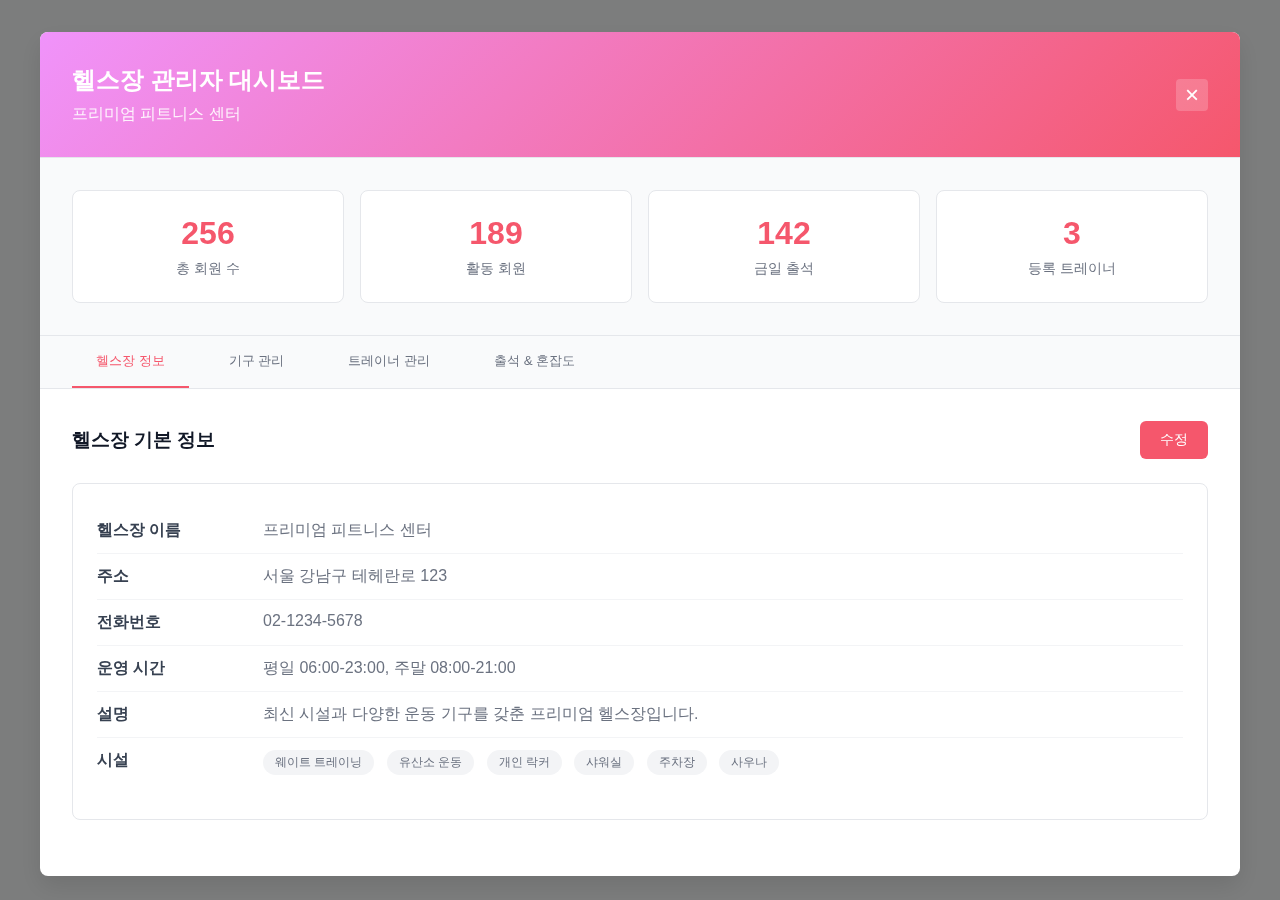
<file: AdminPage.html>
<!DOCTYPE html>
<html lang="ko">
<head>
  <meta charset="UTF-8">
  <meta name="viewport" content="width=device-width, initial-scale=1.0">
  <title>헬스장 관리자 대시보드</title>
  <style>
    * {
      margin: 0;
      padding: 0;
      box-sizing: border-box;
    }

    body {
      font-family: -apple-system, BlinkMacSystemFont, "Segoe UI", Roboto, "Helvetica Neue", Arial, sans-serif;
      background-color: #f9fafb;
      color: #111827;
    }

    .admin-overlay {
      position: fixed;
      top: 0;
      left: 0;
      right: 0;
      bottom: 0;
      background: rgba(0, 0, 0, 0.5);
      z-index: 100;
      overflow-y: auto;
      padding: 2rem 1rem;
    }

    .admin-container {
      max-width: 1200px;
      margin: 0 auto;
      background: white;
      border-radius: 0.5rem;
      box-shadow: 0 10px 25px rgba(0, 0, 0, 0.1);
    }

    .admin-header {
      padding: 2rem;
      border-bottom: 1px solid #e5e7eb;
      display: flex;
      justify-content: space-between;
      align-items: center;
      background: linear-gradient(135deg, #f093fb 0%, #f5576c 100%);
      color: white;
      border-radius: 0.5rem 0.5rem 0 0;
    }

    .admin-close {
      background: rgba(255, 255, 255, 0.2);
      border: none;
      font-size: 1.5rem;
      cursor: pointer;
      color: white;
      width: 2rem;
      height: 2rem;
      display: flex;
      align-items: center;
      justify-content: center;
      border-radius: 0.25rem;
    }

    .admin-close:hover {
      background: rgba(255, 255, 255, 0.3);
    }

    .admin-stats {
      display: grid;
      grid-template-columns: repeat(auto-fit, minmax(200px, 1fr));
      gap: 1rem;
      padding: 2rem;
      background: #f9fafb;
      border-bottom: 1px solid #e5e7eb;
    }

    .admin-stat-card {
      background: white;
      border: 1px solid #e5e7eb;
      border-radius: 0.5rem;
      padding: 1.5rem;
      text-align: center;
    }

    .admin-stat-number {
      font-size: 2rem;
      font-weight: 600;
      color: #f5576c;
      margin-bottom: 0.5rem;
    }

    .admin-stat-label {
      color: #6b7280;
      font-size: 0.875rem;
    }

    .tabs-container {
      border-bottom: 1px solid #e5e7eb;
      background: #f9fafb;
    }

    .tabs-list {
      display: flex;
      padding: 0 2rem;
      gap: 1rem;
      overflow-x: auto;
    }

    .tab-button {
      padding: 1rem 1.5rem;
      background: transparent;
      border: none;
      cursor: pointer;
      font-weight: 500;
      white-space: nowrap;
      border-bottom: 2px solid transparent;
      transition: all 0.2s;
    }

    .tab-button.active {
      border-bottom-color: #f5576c;
      color: #f5576c;
    }

    .tab-button:not(.active) {
      color: #6b7280;
    }

    .tab-content {
      padding: 2rem;
    }

    .info-section {
      background: white;
      border: 1px solid #e5e7eb;
      border-radius: 0.5rem;
      padding: 1.5rem;
      margin-bottom: 1.5rem;
    }

    .info-row {
      display: grid;
      grid-template-columns: 150px 1fr;
      gap: 1rem;
      padding: 0.75rem 0;
      border-bottom: 1px solid #f3f4f6;
    }

    .info-row:last-child {
      border-bottom: none;
    }

    .info-label {
      font-weight: 600;
      color: #374151;
    }

    .info-value {
      color: #6b7280;
    }

    .equipment-grid {
      display: grid;
      gap: 1rem;
    }

    .equipment-card {
      background: white;
      border: 1px solid #e5e7eb;
      border-radius: 0.5rem;
      padding: 1.5rem;
      display: flex;
      justify-content: space-between;
      align-items: center;
    }

    .status-indicator {
      padding: 0.375rem 0.875rem;
      border-radius: 9999px;
      font-size: 0.75rem;
      font-weight: 500;
    }

    .status-normal {
      background: #dcfce7;
      color: #166534;
    }

    .status-repair {
      background: #fee2e2;
      color: #991b1b;
    }

    .status-maintenance {
      background: #fef3c7;
      color: #92400e;
    }

    .trainer-grid {
      display: grid;
      grid-template-columns: repeat(auto-fill, minmax(300px, 1fr));
      gap: 1.5rem;
    }

    .trainer-card {
      background: white;
      border: 1px solid #e5e7eb;
      border-radius: 0.5rem;
      padding: 1.5rem;
    }

    .trainer-header {
      display: flex;
      align-items: center;
      gap: 1rem;
      margin-bottom: 1rem;
    }

    .trainer-avatar {
      width: 60px;
      height: 60px;
      border-radius: 50%;
      background: linear-gradient(135deg, #667eea 0%, #764ba2 100%);
      display: flex;
      align-items: center;
      justify-content: center;
      color: white;
      font-weight: 600;
      font-size: 1.25rem;
    }

    .chart-container {
      background: white;
      border: 1px solid #e5e7eb;
      border-radius: 0.5rem;
      padding: 1.5rem;
    }

    .chart-bars {
      display: flex;
      align-items: flex-end;
      gap: 0.25rem;
      height: 200px;
      margin-top: 1rem;
    }

    .chart-bar {
      flex: 1;
      border-radius: 0.25rem 0.25rem 0 0;
      position: relative;
      cursor: pointer;
      transition: opacity 0.2s;
    }

    .chart-bar:hover {
      opacity: 0.8;
    }

    .chart-label {
      font-size: 0.75rem;
      color: #6b7280;
      text-align: center;
      margin-top: 0.5rem;
    }

    .congestion-legend {
      display: flex;
      gap: 1.5rem;
      justify-content: center;
      margin-top: 1.5rem;
      padding-top: 1.5rem;
      border-top: 1px solid #e5e7eb;
    }

    .legend-item {
      display: flex;
      align-items: center;
      gap: 0.5rem;
      font-size: 0.875rem;
    }

    .legend-dot {
      width: 12px;
      height: 12px;
      border-radius: 50%;
    }

    .btn-primary {
      padding: 0.625rem 1.25rem;
      background: #f5576c;
      color: white;
      border: none;
      border-radius: 0.375rem;
      cursor: pointer;
      font-size: 0.875rem;
      font-weight: 500;
    }

    .btn-primary:hover {
      background: #e04455;
    }

    .btn-success {
      background: #10b981;
    }

    .btn-success:hover {
      background: #059669;
    }

    .btn-secondary {
      padding: 0.5rem 1rem;
      background: white;
      border: 1px solid #d1d5db;
      border-radius: 0.375rem;
      cursor: pointer;
      font-size: 0.75rem;
    }

    .btn-secondary:hover {
      background: #f9fafb;
    }

    .btn-danger {
      color: #ef4444;
    }

    .modal-overlay {
      position: fixed;
      top: 0;
      left: 0;
      right: 0;
      bottom: 0;
      background: rgba(0, 0, 0, 0.3);
      z-index: 109;
      display: none;
      align-items: center;
      justify-content: center;
    }

    .modal-overlay.active {
      display: flex;
    }

    .modal-content {
      background: white;
      border-radius: 0.5rem;
      padding: 2rem;
      max-width: 500px;
      width: 90%;
      box-shadow: 0 20px 60px rgba(0, 0, 0, 0.3);
    }

    .form-group {
      margin-bottom: 1rem;
    }

    .form-label {
      display: block;
      margin-bottom: 0.5rem;
      font-size: 0.875rem;
      font-weight: 500;
    }

    .form-input {
      width: 100%;
      padding: 0.625rem;
      border: 1px solid #d1d5db;
      border-radius: 0.375rem;
      font-size: 0.875rem;
    }

    .form-input:focus {
      outline: none;
      border-color: #f5576c;
      box-shadow: 0 0 0 2px rgba(245, 87, 108, 0.1);
    }

    .hidden {
      display: none !important;
    }

    .facility-tag {
      padding: 0.25rem 0.75rem;
      background: #f3f4f6;
      border-radius: 9999px;
      font-size: 0.75rem;
      display: inline-block;
      margin-right: 0.5rem;
      margin-bottom: 0.5rem;
    }

    @media (max-width: 768px) {
      .admin-overlay {
        padding: 0;
      }

      .admin-container {
        border-radius: 0;
        min-height: 100vh;
      }

      .admin-stats {
        grid-template-columns: repeat(2, 1fr);
      }

      .trainer-grid {
        grid-template-columns: 1fr;
      }

      .info-row {
        grid-template-columns: 1fr;
      }
    }
  </style>
</head>
<body>
  <div class="admin-overlay">
    <div class="admin-container">
      <div class="admin-header">
        <div>
          <h2>헬스장 관리자 대시보드</h2>
          <p style="margin-top: 0.5rem; opacity: 0.9;" id="gymNameDisplay">프리미엄 피트니스 센터</p>
        </div>
        <button class="admin-close" onclick="closeAdminPage()">×</button>
      </div>

      <div class="admin-stats">
        <div class="admin-stat-card">
          <div class="admin-stat-number">256</div>
          <div class="admin-stat-label">총 회원 수</div>
        </div>
        <div class="admin-stat-card">
          <div class="admin-stat-number">189</div>
          <div class="admin-stat-label">활동 회원</div>
        </div>
        <div class="admin-stat-card">
          <div class="admin-stat-number">142</div>
          <div class="admin-stat-label">금일 출석</div>
        </div>
        <div class="admin-stat-card">
          <div class="admin-stat-number" id="trainerCount">3</div>
          <div class="admin-stat-label">등록 트레이너</div>
        </div>
      </div>

      <div class="tabs-container">
        <div class="tabs-list">
          <button class="tab-button active" onclick="switchTab('gym')">헬스장 정보</button>
          <button class="tab-button" onclick="switchTab('equipment')">기구 관리</button>
          <button class="tab-button" onclick="switchTab('trainers')">트레이너 관리</button>
          <button class="tab-button" onclick="switchTab('attendance')">출석 & 혼잡도</button>
        </div>
      </div>

      <div class="tab-content">
        <!-- 헬스장 정보 탭 -->
        <div id="gymTab" class="tab-panel">
          <div style="display: flex; justify-content: space-between; align-items: center; margin-bottom: 1.5rem;">
            <h3>헬스장 기본 정보</h3>
            <button class="btn-primary" id="editBtn" onclick="toggleEdit()">수정</button>
          </div>

          <div class="info-section">
            <div id="gymInfoView">
              <div class="info-row">
                <div class="info-label">헬스장 이름</div>
                <div class="info-value" id="viewGymName">프리미엄 피트니스 센터</div>
              </div>
              <div class="info-row">
                <div class="info-label">주소</div>
                <div class="info-value" id="viewAddress">서울 강남구 테헤란로 123</div>
              </div>
              <div class="info-row">
                <div class="info-label">전화번호</div>
                <div class="info-value" id="viewPhone">02-1234-5678</div>
              </div>
              <div class="info-row">
                <div class="info-label">운영 시간</div>
                <div class="info-value" id="viewOpenHours">평일 06:00-23:00, 주말 08:00-21:00</div>
              </div>
              <div class="info-row">
                <div class="info-label">설명</div>
                <div class="info-value" id="viewDescription">최신 시설과 다양한 운동 기구를 갖춘 프리미엄 헬스장입니다.</div>
              </div>
              <div class="info-row">
                <div class="info-label">시설</div>
                <div class="info-value" id="viewFacilities">
                  <span class="facility-tag">웨이트 트레이닝</span>
                  <span class="facility-tag">유산소 운동</span>
                  <span class="facility-tag">개인 락커</span>
                  <span class="facility-tag">샤워실</span>
                  <span class="facility-tag">주차장</span>
                  <span class="facility-tag">사우나</span>
                </div>
              </div>
            </div>

            <form id="gymInfoEdit" class="hidden" onsubmit="saveGymInfo(event)">
              <div class="form-group">
                <label class="form-label">헬스장 이름</label>
                <input type="text" class="form-input" id="editGymName" value="프리미엄 피트니스 센터">
              </div>
              <div class="form-group">
                <label class="form-label">주소</label>
                <input type="text" class="form-input" id="editAddress" value="서울 강남구 테헤란로 123">
              </div>
              <div class="form-group">
                <label class="form-label">전화번호</label>
                <input type="tel" class="form-input" id="editPhone" value="02-1234-5678">
              </div>
              <div class="form-group">
                <label class="form-label">운영 시간</label>
                <input type="text" class="form-input" id="editOpenHours" value="평일 06:00-23:00, 주말 08:00-21:00">
              </div>
              <div class="form-group">
                <label class="form-label">설명</label>
                <textarea class="form-input" id="editDescription" rows="3">최신 시설과 다양한 운동 기구를 갖춘 프리미엄 헬스장입니다.</textarea>
              </div>
            </form>
          </div>
        </div>

        <!-- 기구 관리 탭 -->
        <div id="equipmentTab" class="tab-panel hidden">
          <div style="display: flex; justify-content: space-between; align-items: center; margin-bottom: 1.5rem;">
            <h3>운동 기구 관리</h3>
            <button class="btn-primary" onclick="showAddEquipmentModal()">+ 기구 추가</button>
          </div>

          <div class="equipment-grid" id="equipmentList"></div>
        </div>

        <!-- 트레이너 관리 탭 -->
        <div id="trainersTab" class="tab-panel hidden">
          <div style="display: flex; justify-content: space-between; align-items: center; margin-bottom: 1.5rem;">
            <h3>트레이너 관리</h3>
            <button class="btn-primary" onclick="showAddTrainerModal()">+ 트레이너 등록</button>
          </div>

          <div class="trainer-grid" id="trainerList"></div>
        </div>

        <!-- 출석 & 혼잡도 탭 -->
        <div id="attendanceTab" class="tab-panel hidden">
          <h3 style="margin-bottom: 1.5rem;">시간대별 출석 현황 & 혼잡도</h3>
          
          <div class="chart-container">
            <div style="margin-bottom: 1rem;">
              <h4>금일 (2025-10-27) 시간대별 방문자 수</h4>
              <p style="font-size: 0.875rem; color: #6b7280; margin-top: 0.5rem;">
                실시간 출석 데이터를 기반으로 한 혼잡도 분석
              </p>
            </div>

            <div class="chart-bars" id="attendanceChart"></div>

            <div class="congestion-legend">
              <div class="legend-item">
                <div class="legend-dot" style="background: #10b981;"></div>
                <span>여유 (50% 미만)</span>
              </div>
              <div class="legend-item">
                <div class="legend-dot" style="background: #f59e0b;"></div>
                <span>보통 (50-80%)</span>
              </div>
              <div class="legend-item">
                <div class="legend-dot" style="background: #ef4444;"></div>
                <span>혼잡 (80% 이상)</span>
              </div>
            </div>
          </div>

          <div style="margin-top: 2rem; display: grid; grid-template-columns: repeat(auto-fit, minmax(250px, 1fr)); gap: 1rem;">
            <div style="background: white; border: 1px solid #e5e7eb; border-radius: 0.5rem; padding: 1.5rem;">
              <h4 style="margin-bottom: 1rem;">피크 타임</h4>
              <div style="font-size: 1.5rem; font-weight: 600; color: #f5576c;">
                18:00 - 21:00
              </div>
              <p style="font-size: 0.875rem; color: #6b7280; margin-top: 0.5rem;">
                평균 85명 방문
              </p>
            </div>

            <div style="background: white; border: 1px solid #e5e7eb; border-radius: 0.5rem; padding: 1.5rem;">
              <h4 style="margin-bottom: 1rem;">추천 방문 시간</h4>
              <div style="font-size: 1.5rem; font-weight: 600; color: #10b981;">
                13:00 - 16:00
              </div>
              <p style="font-size: 0.875rem; color: #6b7280; margin-top: 0.5rem;">
                상대적으로 여유로운 시간대
              </p>
            </div>
          </div>
        </div>
      </div>
    </div>
  </div>

  <!-- 기구 추가 모달 -->
  <div id="addEquipmentModal" class="modal-overlay">
    <div class="modal-content">
      <h3 style="margin-bottom: 1.5rem;">운동 기구 추가</h3>
      <form onsubmit="addEquipment(event)">
        <div class="form-group">
          <label class="form-label">기구 이름</label>
          <input type="text" class="form-input" id="newEquipmentName" placeholder="예: 스미스 머신" required>
        </div>
        <div class="form-group">
          <label class="form-label">카테고리</label>
          <select class="form-input" id="newEquipmentCategory" required>
            <option value="">선택하세요</option>
            <option value="유산소">유산소</option>
            <option value="웨이트">웨이트</option>
            <option value="프리웨이트">프리웨이트</option>
          </select>
        </div>
        <div class="form-group">
          <label class="form-label">수량</label>
          <input type="number" class="form-input" id="newEquipmentQuantity" min="1" placeholder="수량" required>
        </div>
        <div style="display: flex; gap: 0.5rem; margin-top: 1.5rem;">
          <button type="submit" class="btn-primary" style="flex: 1;">추가</button>
          <button type="button" class="btn-secondary" style="flex: 1; padding: 0.625rem;" onclick="closeAddEquipmentModal()">취소</button>
        </div>
      </form>
    </div>
  </div>

  <!-- 트레이너 등록 모달 -->
  <div id="addTrainerModal" class="modal-overlay">
    <div class="modal-content">
      <h3 style="margin-bottom: 1.5rem;">트레이너 등록</h3>
      <form onsubmit="addTrainer(event)">
        <div class="form-group">
          <label class="form-label">이름</label>
          <input type="text" class="form-input" id="newTrainerName" placeholder="이름" required>
        </div>
        <div class="form-group">
          <label class="form-label">이메일</label>
          <input type="email" class="form-input" id="newTrainerEmail" placeholder="email@example.com" required>
        </div>
        <div class="form-group">
          <label class="form-label">전화번호</label>
          <input type="tel" class="form-input" id="newTrainerPhone" placeholder="010-1234-5678" required>
        </div>
        <div class="form-group">
          <label class="form-label">전문 분야</label>
          <input type="text" class="form-input" id="newTrainerSpecialty" placeholder="예: 근력 트레이닝" required>
        </div>
        <div style="display: flex; gap: 0.5rem; margin-top: 1.5rem;">
          <button type="submit" class="btn-primary" style="flex: 1;">등록</button>
          <button type="button" class="btn-secondary" style="flex: 1; padding: 0.625rem;" onclick="closeAddTrainerModal()">취소</button>
        </div>
      </form>
    </div>
  </div>

  <script>
    // Data
    const equipment = [
      { id: 1, name: "트레드밀", category: "유산소", quantity: 12, status: "정상", lastMaintenance: "2025-10-15" },
      { id: 2, name: "로잉 머신", category: "유산소", quantity: 6, status: "정상", lastMaintenance: "2025-10-10" },
      { id: 3, name: "레그 프레스", category: "웨이트", quantity: 4, status: "수리중", lastMaintenance: "2025-09-20" },
      { id: 4, name: "벤치 프레스", category: "웨이트", quantity: 8, status: "정상", lastMaintenance: "2025-10-01" },
      { id: 5, name: "덤벨 세트", category: "프리웨이트", quantity: 20, status: "점검필요", lastMaintenance: "2025-08-15" },
    ];

    const trainers = [
      { id: 1, name: "홍길동", email: "hong@gym.com", phone: "010-1111-2222", specialty: "근력 트레이닝", joinDate: "2024-01-15", rating: 4.8, members: 15 },
      { id: 2, name: "김영희", email: "kim@gym.com", phone: "010-3333-4444", specialty: "요가/필라테스", joinDate: "2024-03-20", rating: 4.9, members: 20 },
      { id: 3, name: "박민수", email: "park@gym.com", phone: "010-5555-6666", specialty: "다이어트", joinDate: "2024-06-10", rating: 4.7, members: 12 },
    ];

    let isEditing = false;

    // Initialize
    function init() {
      renderEquipment();
      renderTrainers();
      renderAttendanceChart();
    }

    // Tab switching
    function switchTab(tabName) {
      // Hide all tabs
      document.querySelectorAll('.tab-panel').forEach(panel => panel.classList.add('hidden'));
      document.querySelectorAll('.tab-button').forEach(btn => btn.classList.remove('active'));
      
      // Show selected tab
      document.getElementById(tabName + 'Tab').classList.remove('hidden');
      event.target.classList.add('active');
    }

    // Edit gym info
    function toggleEdit() {
      isEditing = !isEditing;
      const viewSection = document.getElementById('gymInfoView');
      const editSection = document.getElementById('gymInfoEdit');
      const editBtn = document.getElementById('editBtn');
      
      if (isEditing) {
        viewSection.classList.add('hidden');
        editSection.classList.remove('hidden');
        editBtn.textContent = '저장';
        editBtn.classList.remove('btn-primary');
        editBtn.classList.add('btn-primary', 'btn-success');
      } else {
        viewSection.classList.remove('hidden');
        editSection.classList.add('hidden');
        editBtn.textContent = '수정';
        editBtn.classList.remove('btn-success');
        editBtn.classList.add('btn-primary');
      }
    }

    function saveGymInfo(e) {
      e.preventDefault();
      
      // Update view
      document.getElementById('viewGymName').textContent = document.getElementById('editGymName').value;
      document.getElementById('viewAddress').textContent = document.getElementById('editAddress').value;
      document.getElementById('viewPhone').textContent = document.getElementById('editPhone').value;
      document.getElementById('viewOpenHours').textContent = document.getElementById('editOpenHours').value;
      document.getElementById('viewDescription').textContent = document.getElementById('editDescription').value;
      document.getElementById('gymNameDisplay').textContent = document.getElementById('editGymName').value;
      
      toggleEdit();
      alert('정보가 저장되었습니다.');
    }

    // Equipment management
    function renderEquipment() {
      const container = document.getElementById('equipmentList');
      container.innerHTML = equipment.map(item => `
        <div class="equipment-card">
          <div>
            <div style="font-weight: 600; margin-bottom: 0.5rem;">${item.name}</div>
            <div style="font-size: 0.875rem; color: #6b7280; margin-bottom: 0.5rem;">
              ${item.category} • 수량: ${item.quantity}개
            </div>
            <div style="font-size: 0.75rem; color: #9ca3af;">
              최근 정비: ${item.lastMaintenance}
            </div>
          </div>
          <div style="display: flex; align-items: center; gap: 1rem;">
            <span class="status-indicator ${
              item.status === '정상' ? 'status-normal' :
              item.status === '수리중' ? 'status-repair' : 'status-maintenance'
            }">
              ${item.status}
            </span>
            <button class="btn-secondary">수정</button>
          </div>
        </div>
      `).join('');
    }

    function showAddEquipmentModal() {
      document.getElementById('addEquipmentModal').classList.add('active');
    }

    function closeAddEquipmentModal() {
      document.getElementById('addEquipmentModal').classList.remove('active');
      document.getElementById('newEquipmentName').value = '';
      document.getElementById('newEquipmentCategory').value = '';
      document.getElementById('newEquipmentQuantity').value = '';
    }

    function addEquipment(e) {
      e.preventDefault();
      
      const newEquipment = {
        id: equipment.length + 1,
        name: document.getElementById('newEquipmentName').value,
        category: document.getElementById('newEquipmentCategory').value,
        quantity: parseInt(document.getElementById('newEquipmentQuantity').value),
        status: '정상',
        lastMaintenance: new Date().toISOString().split('T')[0]
      };
      
      equipment.push(newEquipment);
      renderEquipment();
      closeAddEquipmentModal();
      alert('기구가 추가되었습니다.');
    }

    // Trainer management
    function renderTrainers() {
      const container = document.getElementById('trainerList');
      container.innerHTML = trainers.map(trainer => `
        <div class="trainer-card">
          <div class="trainer-header">
            <div class="trainer-avatar">${trainer.name[0]}</div>
            <div>
              <div style="font-weight: 600; margin-bottom: 0.25rem;">${trainer.name}</div>
              <div style="font-size: 0.75rem; color: #6b7280;">${trainer.specialty}</div>
            </div>
          </div>
          
          <div style="font-size: 0.875rem; margin-bottom: 0.5rem;">
            <div style="margin-bottom: 0.25rem;">📧 ${trainer.email}</div>
            <div style="margin-bottom: 0.25rem;">📱 ${trainer.phone}</div>
            <div style="margin-bottom: 0.25rem;">📅 입사일: ${trainer.joinDate}</div>
          </div>

          <div style="display: flex; justify-content: space-between; align-items: center; margin-top: 1rem; padding-top: 1rem; border-top: 1px solid #e5e7eb;">
            <div>
              <div style="font-size: 0.75rem; color: #6b7280;">담당 회원</div>
              <div style="font-weight: 600; color: #f5576c;">${trainer.members}명</div>
            </div>
            <div>
              <div style="font-size: 0.75rem; color: #6b7280;">평점</div>
              <div style="font-weight: 600; color: #f5576c;">⭐ ${trainer.rating}</div>
            </div>
            <button class="btn-secondary btn-danger" onclick="deleteTrainer(${trainer.id})">
              삭제
            </button>
          </div>
        </div>
      `).join('');
      
      document.getElementById('trainerCount').textContent = trainers.length;
    }

    function showAddTrainerModal() {
      document.getElementById('addTrainerModal').classList.add('active');
    }

    function closeAddTrainerModal() {
      document.getElementById('addTrainerModal').classList.remove('active');
      document.getElementById('newTrainerName').value = '';
      document.getElementById('newTrainerEmail').value = '';
      document.getElementById('newTrainerPhone').value = '';
      document.getElementById('newTrainerSpecialty').value = '';
    }

    function addTrainer(e) {
      e.preventDefault();
      
      const newTrainer = {
        id: trainers.length + 1,
        name: document.getElementById('newTrainerName').value,
        email: document.getElementById('newTrainerEmail').value,
        phone: document.getElementById('newTrainerPhone').value,
        specialty: document.getElementById('newTrainerSpecialty').value,
        joinDate: new Date().toISOString().split('T')[0],
        rating: 0,
        members: 0
      };
      
      trainers.push(newTrainer);
      renderTrainers();
      closeAddTrainerModal();
      alert('트레이너가 등록되었습니다.');
    }

    function deleteTrainer(id) {
      if (confirm('트레이너를 삭제하시겠습니까?')) {
        const index = trainers.findIndex(t => t.id === id);
        if (index > -1) {
          trainers.splice(index, 1);
          renderTrainers();
        }
      }
    }

    // Attendance chart
    function generateAttendanceData() {
      const hours = [6, 7, 8, 9, 10, 11, 12, 13, 14, 15, 16, 17, 18, 19, 20, 21, 22];
      const data = [];
      
      hours.forEach(hour => {
        let count;
        if (hour >= 6 && hour <= 9) count = Math.floor(Math.random() * 30) + 40;
        else if (hour >= 17 && hour <= 21) count = Math.floor(Math.random() * 40) + 60;
        else count = Math.floor(Math.random() * 20) + 20;
        
        data.push({ hour, count });
      });
      
      return data;
    }

    function getCongestionLevel(count, maxCount) {
      const percentage = (count / maxCount) * 100;
      if (percentage >= 80) return { level: '혼잡', color: '#ef4444' };
      if (percentage >= 50) return { level: '보통', color: '#f59e0b' };
      return { level: '여유', color: '#10b981' };
    }

    function renderAttendanceChart() {
      const data = generateAttendanceData();
      const maxCount = Math.max(...data.map(d => d.count));
      const container = document.getElementById('attendanceChart');
      
      container.innerHTML = data.map(item => {
        const height = (item.count / maxCount) * 100;
        const congestion = getCongestionLevel(item.count, maxCount);
        
        return `
          <div style="flex: 1; display: flex; flex-direction: column; align-items: center;">
            <div class="chart-bar" 
                 style="height: ${height}%; background: linear-gradient(to top, ${congestion.color}, ${congestion.color}dd);"
                 title="${item.hour}시: ${item.count}명 (${congestion.level})">
            </div>
            <div class="chart-label">${item.hour}시</div>
          </div>
        `;
      }).join('');
    }

    // Close admin page
    function closeAdminPage() {
      if (confirm('관리자 페이지를 닫으시겠습니까?')) {
        window.close();
      }
    }

    // Initialize on load
    init();
  </script>
</body>
</html>
</file>
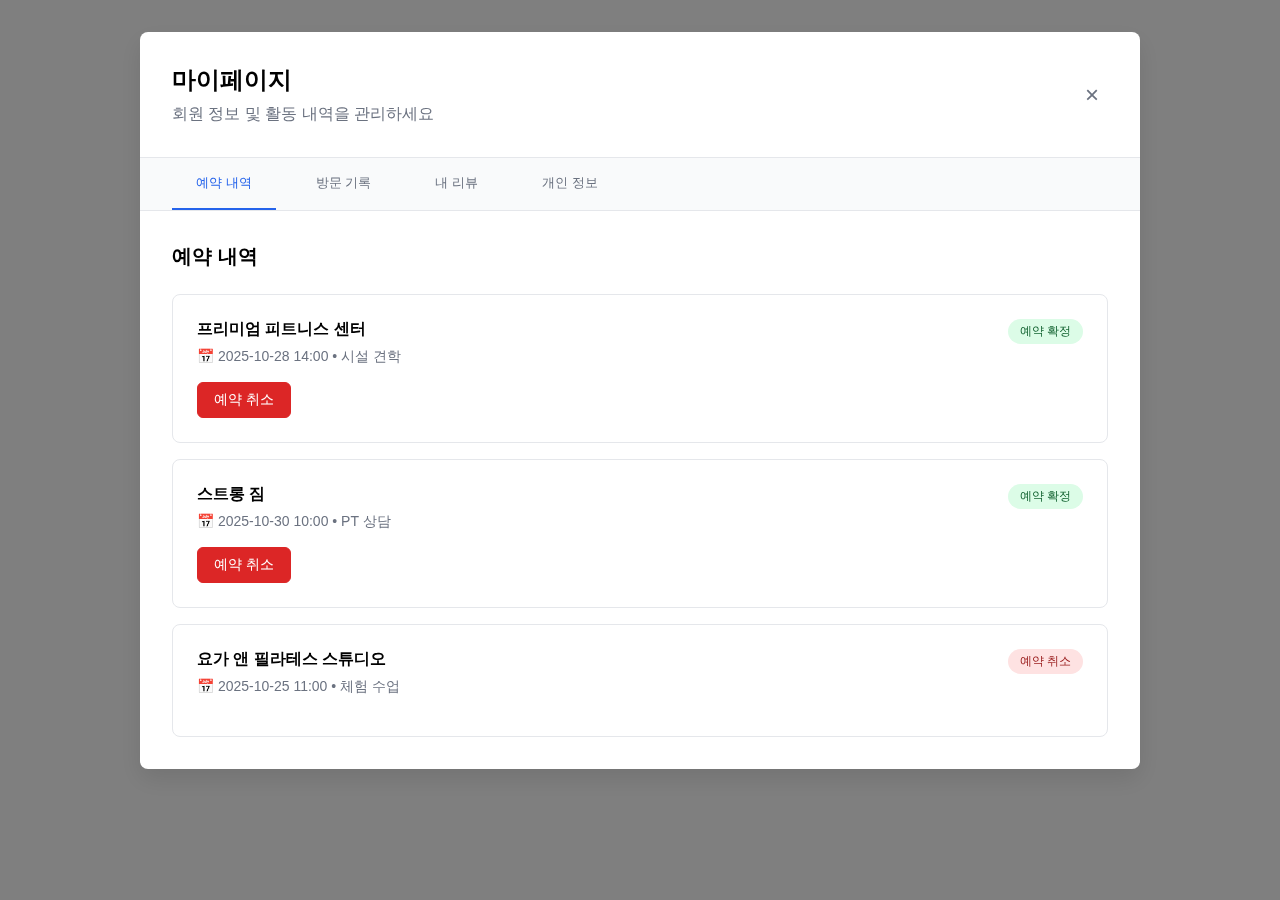
<file: Mypage.html>
<!DOCTYPE html>
<html lang="ko">
<head>
    <meta charset="UTF-8">
    <meta name="viewport" content="width=device-width, initial-scale=1.0">
    <title>마이페이지</title>
    <style>
        * {
            margin: 0;
            padding: 0;
            box-sizing: border-box;
        }

        body {
            font-family: -apple-system, BlinkMacSystemFont, 'Segoe UI', Roboto, 'Helvetica Neue', Arial, sans-serif;
        }

        .mypage-overlay {
            position: fixed;
            top: 0;
            left: 0;
            right: 0;
            bottom: 0;
            background: rgba(0, 0, 0, 0.5);
            z-index: 100;
            overflow-y: auto;
            padding: 2rem 1rem;
        }

        .mypage-container {
            max-width: 1000px;
            margin: 0 auto;
            background: white;
            border-radius: 0.5rem;
            box-shadow: 0 10px 25px rgba(0, 0, 0, 0.1);
        }

        .mypage-header {
            padding: 2rem;
            border-bottom: 1px solid #e5e7eb;
            display: flex;
            justify-content: space-between;
            align-items: center;
        }

        .mypage-header h2 {
            font-size: 1.5rem;
            margin-bottom: 0.5rem;
        }

        .mypage-header p {
            color: #6b7280;
            margin-top: 0.5rem;
        }

        .mypage-close {
            background: transparent;
            border: none;
            font-size: 1.5rem;
            cursor: pointer;
            color: #6b7280;
            width: 2rem;
            height: 2rem;
            display: flex;
            align-items: center;
            justify-content: center;
            border-radius: 0.25rem;
        }

        .mypage-close:hover {
            background: #f3f4f6;
        }

        .tabs-container {
            border-bottom: 1px solid #e5e7eb;
            background: #f9fafb;
        }

        .tabs-list {
            display: flex;
            padding: 0 2rem;
            gap: 1rem;
            overflow-x: auto;
        }

        .tab-button {
            padding: 1rem 1.5rem;
            background: transparent;
            border: none;
            border-bottom: 2px solid transparent;
            cursor: pointer;
            font-weight: 500;
            color: #6b7280;
            white-space: nowrap;
            transition: all 0.2s;
        }

        .tab-button:hover {
            color: #2563eb;
        }

        .tab-button.active {
            color: #2563eb;
            border-bottom-color: #2563eb;
        }

        .tab-content {
            padding: 2rem;
        }

        .tab-pane {
            display: none;
        }

        .tab-pane.active {
            display: block;
        }

        .stats-grid {
            display: grid;
            grid-template-columns: repeat(auto-fit, minmax(200px, 1fr));
            gap: 1.5rem;
            margin-bottom: 2rem;
        }

        .stat-card {
            background: #f9fafb;
            border: 1px solid #e5e7eb;
            border-radius: 0.5rem;
            padding: 1.5rem;
            text-align: center;
        }

        .stat-value {
            font-size: 2rem;
            font-weight: 600;
            color: #2563eb;
            margin-bottom: 0.5rem;
        }

        .stat-label {
            color: #6b7280;
            font-size: 0.875rem;
        }

        .list-container {
            display: flex;
            flex-direction: column;
            gap: 1rem;
        }

        .list-item {
            background: white;
            border: 1px solid #e5e7eb;
            border-radius: 0.5rem;
            padding: 1.5rem;
        }

        .list-item-header {
            display: flex;
            justify-content: space-between;
            align-items: flex-start;
            margin-bottom: 1rem;
        }

        .list-item-title {
            font-weight: 600;
            margin-bottom: 0.5rem;
        }

        .list-item-meta {
            font-size: 0.875rem;
            color: #6b7280;
        }

        .status-badge {
            padding: 0.25rem 0.75rem;
            border-radius: 9999px;
            font-size: 0.75rem;
            font-weight: 500;
        }

        .status-confirmed {
            background: #dcfce7;
            color: #166534;
        }

        .status-cancelled {
            background: #fee2e2;
            color: #991b1b;
        }

        .action-buttons-inline {
            display: flex;
            gap: 0.5rem;
            margin-top: 1rem;
        }

        .btn {
            padding: 0.5rem 1rem;
            border-radius: 0.375rem;
            font-size: 0.875rem;
            cursor: pointer;
            border: 1px solid #d1d5db;
            background: white;
            color: #374151;
            transition: all 0.2s;
        }

        .btn:hover {
            background: #f9fafb;
        }

        .btn-primary {
            background: #2563eb;
            color: white;
            border-color: #2563eb;
        }

        .btn-primary:hover {
            background: #1d4ed8;
        }

        .btn-danger {
            background: #dc2626;
            color: white;
            border-color: #dc2626;
        }

        .btn-danger:hover {
            background: #b91c1c;
        }

        .rating-stars {
            display: flex;
            gap: 0.25rem;
            margin-bottom: 0.5rem;
        }

        .star {
            width: 1.25rem;
            height: 1.25rem;
            cursor: pointer;
        }

        .star-filled {
            fill: #fbbf24;
            color: #fbbf24;
        }

        .star-empty {
            fill: none;
            stroke: #d1d5db;
        }

        .review-content {
            color: #374151;
            line-height: 1.6;
            margin-bottom: 1rem;
        }

        .form-group-inline {
            margin-bottom: 1.5rem;
        }

        .form-label-inline {
            display: block;
            font-size: 0.875rem;
            font-weight: 500;
            margin-bottom: 0.5rem;
            color: #374151;
        }

        .form-input-inline {
            width: 100%;
            padding: 0.625rem 0.875rem;
            border: 1px solid #d1d5db;
            border-radius: 0.375rem;
            font-size: 0.875rem;
            outline: none;
        }

        .form-input-inline:focus {
            border-color: #2563eb;
            box-shadow: 0 0 0 2px #dbeafe;
        }

        .textarea-inline {
            min-height: 100px;
            resize: vertical;
        }

        .empty-state-inline {
            text-align: center;
            padding: 3rem 1rem;
            color: #6b7280;
        }

        .empty-icon-inline {
            width: 3rem;
            height: 3rem;
            margin: 0 auto 1rem;
            color: #d1d5db;
        }

        .profile-avatar {
            width: 4rem;
            height: 4rem;
            border-radius: 50%;
            background: #e5e7eb;
            display: flex;
            align-items: center;
            justify-content: center;
        }

        .profile-section {
            border-top: 1px solid #e5e7eb;
            padding-top: 1.5rem;
            margin-top: 1.5rem;
        }

        h3 {
            margin-bottom: 1.5rem;
            font-size: 1.25rem;
        }

        h4 {
            margin-bottom: 1rem;
            font-size: 1rem;
        }

        .edit-form {
            display: none;
        }

        .edit-form.active {
            display: block;
        }

        .review-display.hidden {
            display: none;
        }

        @media (max-width: 768px) {
            .mypage-overlay {
                padding: 0;
            }

            .mypage-container {
                border-radius: 0;
                min-height: 100vh;
            }

            .tabs-list {
                padding: 0 1rem;
            }

            .tab-content {
                padding: 1rem;
            }
        }
    </style>
</head>
<body>
    <div class="mypage-overlay" id="mypageOverlay">
        <div class="mypage-container" onclick="event.stopPropagation()">
            <div class="mypage-header">
                <div>
                    <h2>마이페이지</h2>
                    <p>회원 정보 및 활동 내역을 관리하세요</p>
                </div>
                <button class="mypage-close" onclick="closeMyPage()">×</button>
            </div>

            <div class="tabs-container">
                <div class="tabs-list">
                    <button class="tab-button active" onclick="switchTab('reservations')">예약 내역</button>
                    <button class="tab-button" onclick="switchTab('visits')">방문 기록</button>
                    <button class="tab-button" onclick="switchTab('reviews')">내 리뷰</button>
                    <button class="tab-button" onclick="switchTab('profile')">개인 정보</button>
                </div>
            </div>

            <div class="tab-content">
                <!-- 예약 내역 탭 -->
                <div id="reservations" class="tab-pane active">
                    <h3>예약 내역</h3>
                    <div class="list-container" id="reservationsList"></div>
                </div>

                <!-- 방문 기록 탭 -->
                <div id="visits" class="tab-pane">
                    <div class="stats-grid">
                        <div class="stat-card">
                            <div class="stat-value" id="totalVisits">5</div>
                            <div class="stat-label">총 방문 횟수</div>
                        </div>
                        <div class="stat-card">
                            <div class="stat-value" id="thisMonthVisits">5</div>
                            <div class="stat-label">이번 달 방문</div>
                        </div>
                        <div class="stat-card">
                            <div class="stat-value" id="totalHours">8</div>
                            <div class="stat-label">총 운동 시간 (시간)</div>
                        </div>
                    </div>

                    <h3>방문 내역</h3>
                    <div class="list-container" id="visitsList"></div>
                </div>

                <!-- 내 리뷰 탭 -->
                <div id="reviews" class="tab-pane">
                    <h3>내 리뷰 (<span id="reviewCount">2</span>)</h3>
                    <div class="list-container" id="reviewsList"></div>
                </div>

                <!-- 개인 정보 탭 -->
                <div id="profile" class="tab-pane">
                    <h3>개인 정보 수정</h3>
                    <form onsubmit="handleProfileSubmit(event)">
                        <div class="form-group-inline">
                            <label class="form-label-inline">프로필 사진</label>
                            <div style="display: flex; align-items: center; gap: 1rem;">
                                <div class="profile-avatar">
                                    <svg width="32" height="32" fill="none" stroke="#9ca3af" viewBox="0 0 24 24">
                                        <path stroke-linecap="round" stroke-linejoin="round" stroke-width="2" d="M16 7a4 4 0 11-8 0 4 4 0 018 0zM12 14a7 7 0 00-7 7h14a7 7 0 00-7-7z" />
                                    </svg>
                                </div>
                                <button type="button" class="btn">사진 변경</button>
                            </div>
                        </div>

                        <div class="form-group-inline">
                            <label class="form-label-inline">이름</label>
                            <input type="text" class="form-input-inline" value="홍길동">
                        </div>

                        <div class="form-group-inline">
                            <label class="form-label-inline">이메일</label>
                            <input type="email" class="form-input-inline" value="hong@example.com">
                        </div>

                        <div class="form-group-inline">
                            <label class="form-label-inline">전화번호</label>
                            <input type="tel" class="form-input-inline" value="010-1234-5678">
                        </div>

                        <div class="form-group-inline">
                            <label class="form-label-inline">생년월일</label>
                            <input type="date" class="form-input-inline" value="1990-01-01">
                        </div>

                        <div class="form-group-inline">
                            <label class="form-label-inline">성별</label>
                            <select class="form-input-inline">
                                <option value="male" selected>남성</option>
                                <option value="female">여성</option>
                                <option value="other">기타</option>
                            </select>
                        </div>

                        <div class="profile-section">
                            <h4>비밀번호 변경</h4>
                            
                            <div class="form-group-inline">
                                <label class="form-label-inline">현재 비밀번호</label>
                                <input type="password" class="form-input-inline" placeholder="현재 비밀번호를 입력하세요">
                            </div>

                            <div class="form-group-inline">
                                <label class="form-label-inline">새 비밀번호</label>
                                <input type="password" class="form-input-inline" placeholder="새 비밀번호를 입력하세요">
                            </div>

                            <div class="form-group-inline">
                                <label class="form-label-inline">새 비밀번호 확인</label>
                                <input type="password" class="form-input-inline" placeholder="새 비밀번호를 다시 입력하세요">
                            </div>
                        </div>

                        <div class="action-buttons-inline" style="margin-top: 2rem;">
                            <button type="submit" class="btn btn-primary">저장하기</button>
                            <button type="button" class="btn" onclick="closeMyPage()">취소</button>
                        </div>
                    </form>
                </div>
            </div>
        </div>
    </div>

    <script>
        const reservations = [
            { id: 1, gymName: "프리미엄 피트니스 센터", date: "2025-10-28", time: "14:00", type: "시설 견학", status: "confirmed" },
            { id: 2, gymName: "스트롱 짐", date: "2025-10-30", time: "10:00", type: "PT 상담", status: "confirmed" },
            { id: 3, gymName: "요가 앤 필라테스 스튜디오", date: "2025-10-25", time: "11:00", type: "체험 수업", status: "cancelled" }
        ];

        const visits = [
            { id: 1, gymName: "프리미엄 피트니스 센터", date: "2025-10-26", duration: "1시간 30분" },
            { id: 2, gymName: "프리미엄 피트니스 센터", date: "2025-10-24", duration: "2시간" },
            { id: 3, gymName: "스트롱 짐", date: "2025-10-23", duration: "1시간 45분" },
            { id: 4, gymName: "프리미엄 피트니스 센터", date: "2025-10-21", duration: "1시간 20분" },
            { id: 5, gymName: "프리미엄 피트니스 센터", date: "2025-10-19", duration: "2시간 10분" }
        ];

        let reviews = [
            { id: 1, gymName: "프리미엄 피트니스 센터", rating: 5, content: "시설이 매우 깨끗하고 직원분들이 친절합니다. 최신 운동 기구들이 잘 갖춰져 있어서 만족스럽습니다.", date: "2025-10-25" },
            { id: 2, gymName: "스트롱 짐", rating: 4, content: "웨이트 트레이닝 하기 좋은 환경입니다. 프리웨이트 존이 넓어서 좋아요.", date: "2025-10-20" }
        ];

        function switchTab(tabName) {
            document.querySelectorAll('.tab-button').forEach(btn => btn.classList.remove('active'));
            document.querySelectorAll('.tab-pane').forEach(pane => pane.classList.remove('active'));
            
            event.target.classList.add('active');
            document.getElementById(tabName).classList.add('active');
        }

        function closeMyPage() {
            document.getElementById('mypageOverlay').style.display = 'none';
        }

        function cancelReservation(id) {
            if (confirm('예약을 취소하시겠습니까?')) {
                const index = reservations.findIndex(r => r.id === id);
                if (index !== -1) {
                    reservations[index].status = 'cancelled';
                    renderReservations();
                }
            }
        }

        function deleteReview(id) {
            if (confirm('리뷰를 삭제하시겠습니까?')) {
                const index = reviews.findIndex(r => r.id === id);
                if (index !== -1) {
                    reviews.splice(index, 1);
                    renderReviews();
                }
            }
        }

        function editReview(id) {
            document.getElementById(`review-display-${id}`).classList.add('hidden');
            document.getElementById(`review-edit-${id}`).classList.add('active');
        }

        function cancelEdit(id) {
            document.getElementById(`review-display-${id}`).classList.remove('hidden');
            document.getElementById(`review-edit-${id}`).classList.remove('active');
        }

        function saveReview(id) {
            const content = document.getElementById(`edit-content-${id}`).value;
            const rating = parseInt(document.getElementById(`edit-rating-${id}`).value);
            
            const index = reviews.findIndex(r => r.id === id);
            if (index !== -1) {
                reviews[index].content = content;
                reviews[index].rating = rating;
                renderReviews();
            }
        }

        function setRating(id, rating) {
            document.getElementById(`edit-rating-${id}`).value = rating;
            const stars = document.querySelectorAll(`#review-edit-${id} .star`);
            stars.forEach((star, index) => {
                if (index < rating) {
                    star.classList.add('star-filled');
                    star.classList.remove('star-empty');
                } else {
                    star.classList.remove('star-filled');
                    star.classList.add('star-empty');
                }
            });
        }

        function renderStars(rating, reviewId, editable) {
            let html = '';
            for (let i = 1; i <= 5; i++) {
                const filled = i <= rating ? 'star-filled' : 'star-empty';
                const onClick = editable ? `onclick="setRating(${reviewId}, ${i})"` : '';
                const cursor = editable ? 'cursor: pointer;' : 'cursor: default;';
                html += `
                    <svg class="star ${filled}" viewBox="0 0 20 20" ${onClick} style="${cursor}">
                        <path d="M9.049 2.927c.3-.921 1.603-.921 1.902 0l1.07 3.292a1 1 0 00.95.69h3.462c.969 0 1.371 1.24.588 1.81l-2.8 2.034a1 1 0 00-.364 1.118l1.07 3.292c.3.921-.755 1.688-1.54 1.118l-2.8-2.034a1 1 0 00-1.175 0l-2.8 2.034c-.784.57-1.838-.197-1.539-1.118l1.07-3.292a1 1 0 00-.364-1.118L2.98 8.72c-.783-.57-.38-1.81.588-1.81h3.461a1 1 0 00.951-.69l1.07-3.292z" />
                    </svg>
                `;
            }
            return html;
        }

        function renderReservations() {
            const container = document.getElementById('reservationsList');
            container.innerHTML = reservations.map(reservation => `
                <div class="list-item">
                    <div class="list-item-header">
                        <div>
                            <div class="list-item-title">${reservation.gymName}</div>
                            <div class="list-item-meta">📅 ${reservation.date} ${reservation.time} • ${reservation.type}</div>
                        </div>
                        <span class="status-badge ${reservation.status === 'confirmed' ? 'status-confirmed' : 'status-cancelled'}">
                            ${reservation.status === 'confirmed' ? '예약 확정' : '예약 취소'}
                        </span>
                    </div>
                    ${reservation.status === 'confirmed' ? `
                        <div class="action-buttons-inline">
                            <button class="btn btn-danger" onclick="cancelReservation(${reservation.id})">예약 취소</button>
                        </div>
                    ` : ''}
                </div>
            `).join('');
        }

        function renderVisits() {
            const container = document.getElementById('visitsList');
            container.innerHTML = visits.map(visit => `
                <div class="list-item">
                    <div class="list-item-title">${visit.gymName}</div>
                    <div class="list-item-meta">📅 ${visit.date} • ⏱️ ${visit.duration}</div>
                </div>
            `).join('');
        }

        function renderReviews() {
            const container = document.getElementById('reviewsList');
            document.getElementById('reviewCount').textContent = reviews.length;
            
            if (reviews.length === 0) {
                container.innerHTML = `
                    <div class="empty-state-inline">
                        <svg class="empty-icon-inline" fill="none" stroke="currentColor" viewBox="0 0 24 24">
                            <path stroke-linecap="round" stroke-linejoin="round" stroke-width="2" d="M11.049 2.927c.3-.921 1.603-.921 1.902 0l1.519 4.674a1 1 0 00.95.69h4.915c.969 0 1.371 1.24.588 1.81l-3.976 2.888a1 1 0 00-.363 1.118l1.518 4.674c.3.922-.755 1.688-1.538 1.118l-3.976-2.888a1 1 0 00-1.176 0l-3.976 2.888c-.783.57-1.838-.197-1.538-1.118l1.518-4.674a1 1 0 00-.363-1.118l-3.976-2.888c-.784-.57-.38-1.81.588-1.81h4.914a1 1 0 00.951-.69l1.519-4.674z" />
                        </svg>
                        <p>작성한 리뷰가 없습니다</p>
                    </div>
                `;
                return;
            }
            
            container.innerHTML = reviews.map(review => `
                <div class="list-item">
                    <div id="review-display-${review.id}" class="review-display">
                        <div class="list-item-title">${review.gymName}</div>
                        <div class="rating-stars" style="margin-top: 0.5rem;">
                            ${renderStars(review.rating, review.id, false)}
                        </div>
                        <p class="review-content">${review.content}</p>
                        <div class="list-item-meta" style="margin-bottom: 1rem;">작성일: ${review.date}</div>
                        <div class="action-buttons-inline">
                            <button class="btn" onclick="editReview(${review.id})">수정</button>
                            <button class="btn btn-danger" onclick="deleteReview(${review.id})">삭제</button>
                        </div>
                    </div>
                    
                    <div id="review-edit-${review.id}" class="edit-form">
                        <div class="form-group-inline">
                            <label class="form-label-inline">평점</label>
                            <input type="hidden" id="edit-rating-${review.id}" value="${review.rating}">
                            <div class="rating-stars">
                                ${renderStars(review.rating, review.id, true)}
                            </div>
                        </div>
                        <div class="form-group-inline">
                            <label class="form-label-inline">리뷰 내용</label>
                            <textarea id="edit-content-${review.id}" class="form-input-inline textarea-inline">${review.content}</textarea>
                        </div>
                        <div class="action-buttons-inline">
                            <button class="btn btn-primary" onclick="saveReview(${review.id})">저장</button>
                            <button class="btn" onclick="cancelEdit(${review.id})">취소</button>
                        </div>
                    </div>
                </div>
            `).join('');
        }

        function handleProfileSubmit(event) {
            event.preventDefault();
            alert('개인 정보가 수정되었습니다.');
        }

        document.getElementById('mypageOverlay').addEventListener('click', function(e) {
            if (e.target === this) {
                closeMyPage();
            }
        });

        renderReservations();
        renderVisits();
        renderReviews();
    </script>
</body>
</html>
</file>
